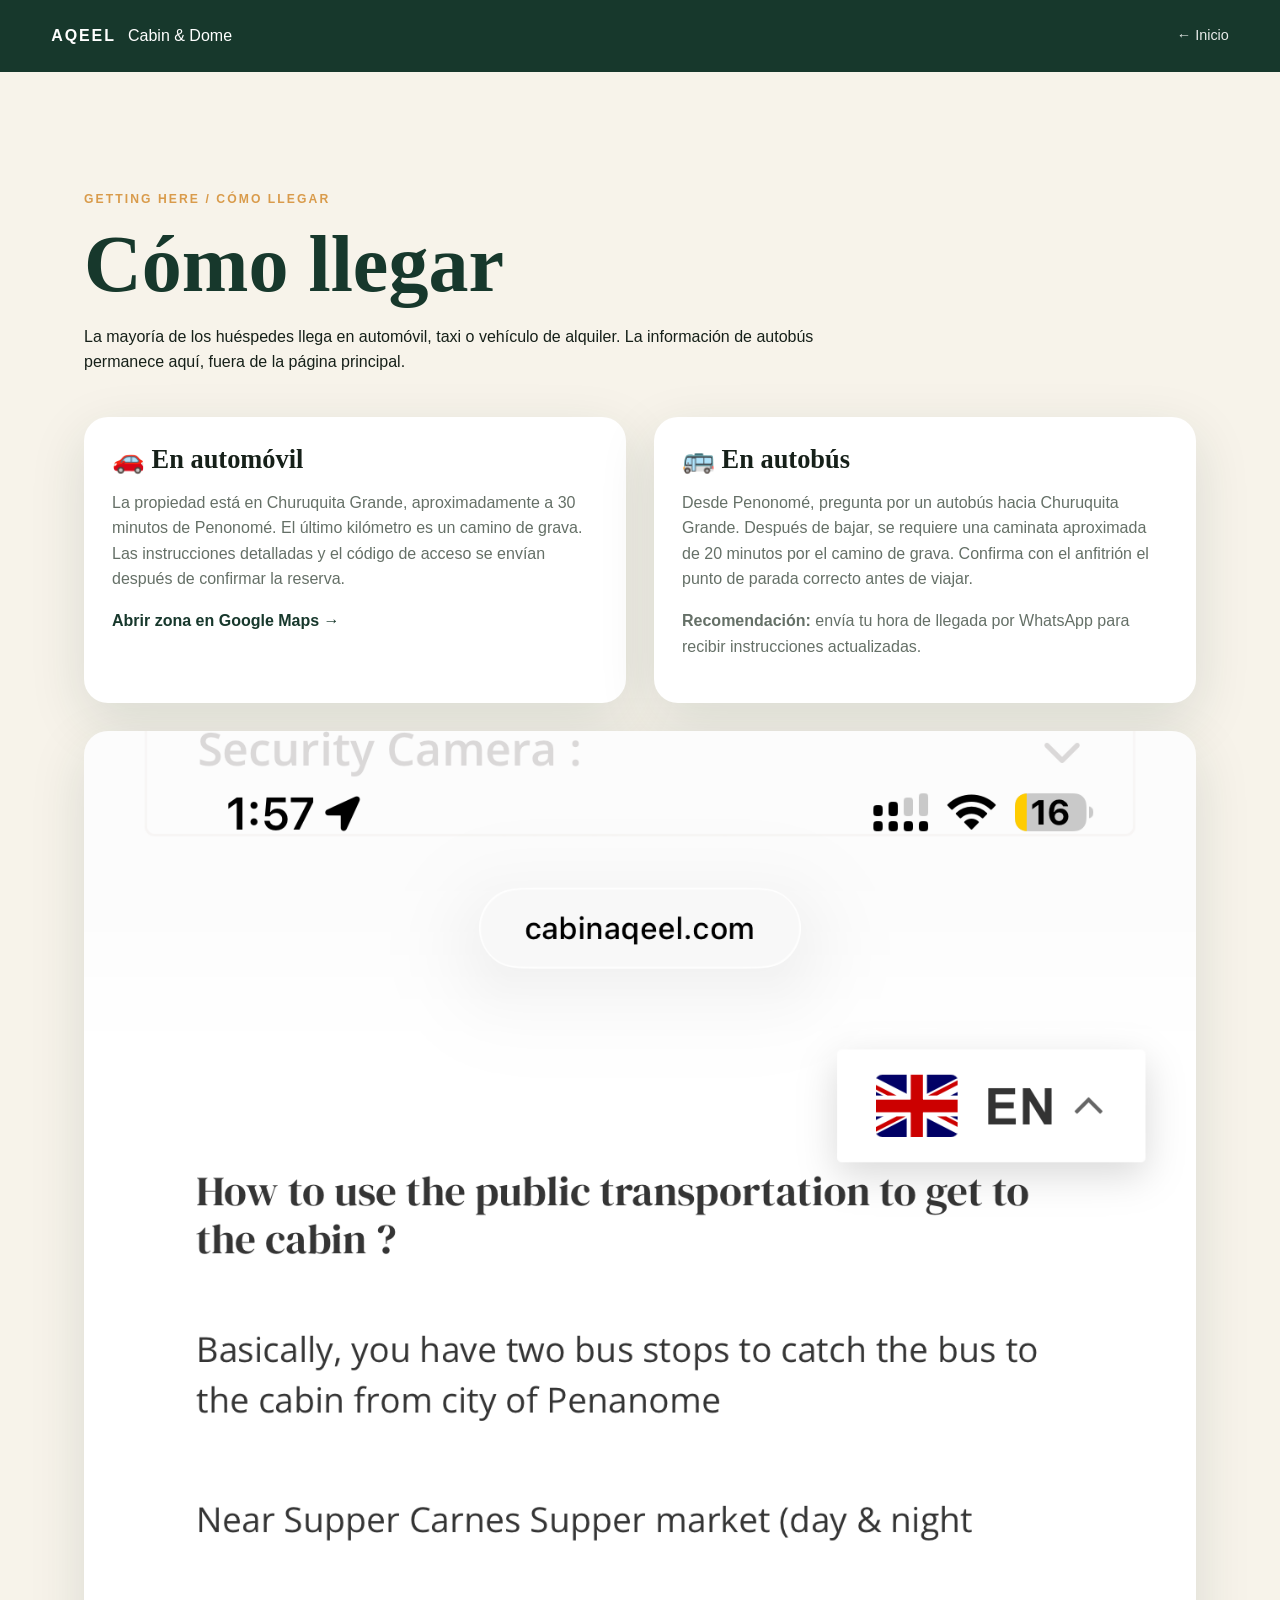
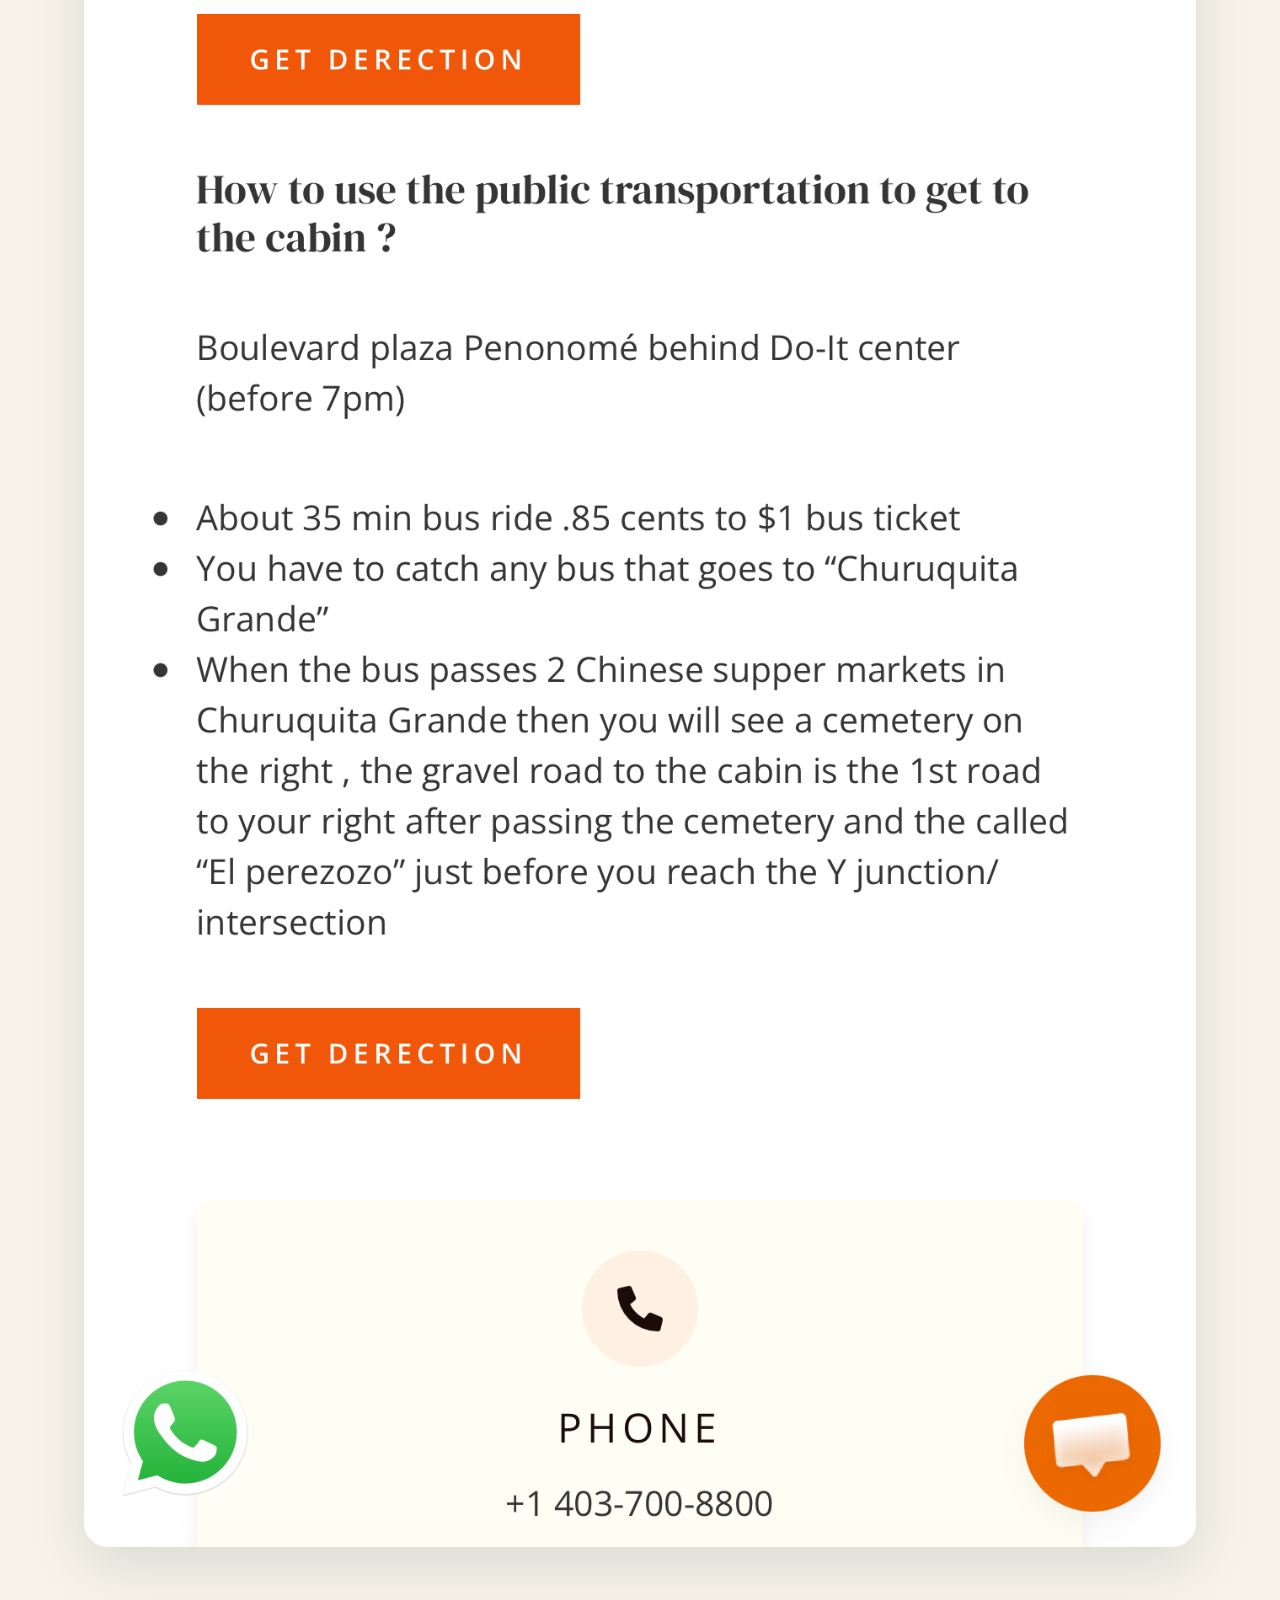
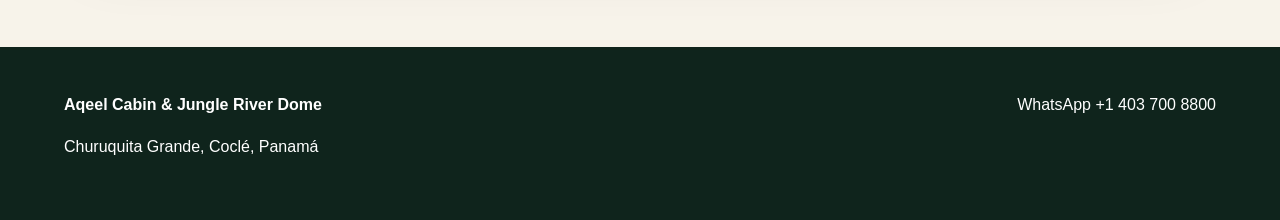
<file: getting-here.html>
<!doctype html><html lang="es"><head><meta charset="utf-8"><meta name="viewport" content="width=device-width,initial-scale=1"><title>Cómo llegar — Aqeel Cabin</title><link rel="stylesheet" href="style.css"></head><body>
<header class="topbar" style="background:#17382c"><a class="brand" href="index.html">AQEEL <span>Cabin & Dome</span></a><nav class="nav" style="display:flex"><a href="index.html">← Inicio</a></nav></header>
<main style="padding-top:90px">
<section class="section"><div class="section-heading"><p class="eyebrow">Getting Here / Cómo llegar</p><h1 style="color:#17382c;font-size:clamp(2.8rem,7vw,5rem)">Cómo llegar</h1><p>La mayoría de los huéspedes llega en automóvil, taxi o vehículo de alquiler. La información de autobús permanece aquí, fuera de la página principal.</p></div>
<div class="stay-grid">
<article class="stay-card"><div class="stay-body"><h3>🚗 En automóvil</h3><p>La propiedad está en Churuquita Grande, aproximadamente a 30 minutos de Penonomé. El último kilómetro es un camino de grava. Las instrucciones detalladas y el código de acceso se envían después de confirmar la reserva.</p><a class="text-link" href="https://www.google.com/maps/search/?api=1&query=Churuquita+Grande+Cocle+Panama" target="_blank" rel="noopener">Abrir zona en Google Maps →</a></div></article>
<article class="stay-card"><div class="stay-body"><h3>🚌 En autobús</h3><p>Desde Penonomé, pregunta por un autobús hacia Churuquita Grande. Después de bajar, se requiere una caminata aproximada de 20 minutos por el camino de grava. Confirma con el anfitrión el punto de parada correcto antes de viajar.</p><p><strong>Recomendación:</strong> envía tu hora de llegada por WhatsApp para recibir instrucciones actualizadas.</p></div></article>
</div>
<div style="margin-top:28px"><img src="assets/bus-directions.png" alt="Bus direction information" style="width:100%;border-radius:24px;box-shadow:var(--shadow)"></div>
</section></main>
<footer><div><strong>Aqeel Cabin & Jungle River Dome</strong><p>Churuquita Grande, Coclé, Panamá</p></div><a href="https://wa.me/14037008800" target="_blank" rel="noopener">WhatsApp +1 403 700 8800</a></footer></body></html>
</file>
<file: style.css>
:root{
  --forest:#17382c;--forest2:#244f3e;--sage:#dfe9df;--cream:#f7f3ea;--sand:#e9dcc8;
  --ink:#162019;--muted:#657067;--white:#fff;--accent:#d99b4b;--danger:#b85a55;
  --radius:24px;--shadow:0 18px 55px rgba(23,56,44,.13)
}
*{box-sizing:border-box}html{scroll-behavior:smooth}body{margin:0;font-family:"DM Sans",sans-serif;background:var(--cream);color:var(--ink);line-height:1.6}img,video{max-width:100%;display:block}a{text-decoration:none;color:inherit}button,input{font:inherit}
.topbar{position:fixed;inset:0 0 auto;z-index:50;height:72px;display:flex;align-items:center;padding:0 clamp(16px,4vw,56px);gap:24px;background:linear-gradient(to bottom,rgba(8,24,18,.92),rgba(8,24,18,.2));color:#fff;backdrop-filter:blur(8px)}
.brand{font-weight:800;letter-spacing:.12em}.brand span{font-weight:500;letter-spacing:0;margin-left:6px}.nav{display:flex;gap:22px;margin-left:auto}.nav a{font-size:.9rem;opacity:.9}.nav a:hover{opacity:1}.lang-switch{display:flex;border:1px solid rgba(255,255,255,.4);border-radius:999px;overflow:hidden}.lang-switch button{border:0;background:transparent;color:#fff;padding:7px 10px;cursor:pointer}.lang-switch button.active{background:#fff;color:var(--forest)}.menu-toggle{display:none;margin-left:auto;background:none;border:0;color:#fff;font-size:1.5rem}
.hero{min-height:100svh;position:relative;display:grid;align-items:end;overflow:hidden;background:linear-gradient(135deg,#17382c,#315b48)}.hero-media{position:absolute;inset:0}.hero-media video{width:100%;height:100%;object-fit:cover}.hero-media video:not([src]){display:none}.hero-shade{position:absolute;inset:0;background:linear-gradient(90deg,rgba(8,24,18,.82),rgba(8,24,18,.25) 65%,rgba(8,24,18,.5)),linear-gradient(to top,rgba(8,24,18,.75),transparent 55%)}.hero-content{position:relative;z-index:2;color:#fff;max-width:850px;padding:140px clamp(22px,7vw,100px) 110px}.eyebrow{text-transform:uppercase;letter-spacing:.17em;font-size:.76rem;font-weight:700;margin:0 0 12px;color:var(--accent)}h1,h2,h3{font-family:"Playfair Display",serif;line-height:1.08;margin:0}h1{font-size:clamp(3rem,7vw,6.7rem);max-width:920px}h2{font-size:clamp(2.2rem,4.4vw,4rem)}h3{font-size:1.65rem}.hero-content>p:not(.eyebrow){font-size:clamp(1rem,2vw,1.3rem);max-width:650px}.hero-actions{display:flex;gap:12px;flex-wrap:wrap;margin-top:28px}.btn{display:inline-flex;justify-content:center;align-items:center;min-height:50px;padding:0 20px;border-radius:999px;border:0;font-weight:700;cursor:pointer}.primary{background:var(--accent);color:#1a211b}.glass{background:rgba(255,255,255,.14);color:#fff;border:1px solid rgba(255,255,255,.35);backdrop-filter:blur(8px)}.outline{border:1px solid var(--forest);color:var(--forest);background:transparent}.full{width:100%}.scroll-cue{position:absolute;z-index:2;bottom:20px;left:50%;color:#fff;font-size:2rem}
.section{max-width:1240px;margin:auto;padding:100px clamp(18px,5vw,64px)}.section-heading{max-width:800px;margin-bottom:42px}.section-heading.split{max-width:none;display:flex;justify-content:space-between;align-items:end;gap:30px}.section-heading.split>p{max-width:430px;color:var(--muted)}.stay-grid{display:grid;grid-template-columns:1fr 1fr;gap:28px}.stay-card{background:#fff;border-radius:var(--radius);overflow:hidden;box-shadow:var(--shadow)}.stay-visual{height:300px;display:grid;place-items:center;font-size:6rem;background:linear-gradient(135deg,#214838,#6c8d73)}.dome-visual{background:linear-gradient(135deg,#6d7d65,#c9b596)}.stay-body{padding:28px}.stay-body p{color:var(--muted)}.text-link{font-weight:700;color:var(--forest)}.story{padding-top:0}.story-card{display:grid;grid-template-columns:.8fr 1.2fr;gap:60px;background:var(--forest);color:#fff;border-radius:var(--radius);padding:clamp(30px,6vw,72px)}.story-card p:last-child{font-size:1.15rem;color:#d8e2dc}
.gallery-grid{display:grid;grid-template-columns:repeat(12,1fr);gap:12px}.gallery-item{grid-column:span 4;height:280px;border:0;padding:0;border-radius:18px;overflow:hidden;background:#dbe4da;cursor:pointer;position:relative}.gallery-item:nth-child(1),.gallery-item:nth-child(6){grid-column:span 8}.gallery-item img,.gallery-item video{width:100%;height:100%;object-fit:cover}.gallery-item .placeholder{height:100%;display:grid;place-items:center;padding:20px;text-align:center;background:linear-gradient(135deg,#224b3b,#79927f);color:#fff}.gallery-item .play{position:absolute;inset:auto auto 16px 16px;background:#fff;color:#111;border-radius:999px;padding:8px 12px;font-weight:700}
.availability-section{max-width:none;background:#ecf1e9}.availability-section>*{max-width:1110px;margin-left:auto;margin-right:auto}.property-selector{display:grid;grid-template-columns:1fr 1fr;gap:16px}.property-option{min-height:112px;padding:20px;border:2px solid #cbd6cc;border-radius:22px;background:#fff;display:grid;grid-template-columns:auto 1fr auto;align-items:center;gap:16px;text-align:left;cursor:pointer}.property-option strong,.property-option small{display:block}.property-option strong{font-size:1.2rem}.property-option small{color:var(--muted);margin-top:4px}.option-icon{font-size:2.2rem}.checkmark{opacity:0}.property-option.active{border-color:var(--forest);background:#f8fbf7;box-shadow:0 0 0 4px rgba(23,56,44,.08)}.property-option.active .checkmark{opacity:1;background:var(--forest);color:#fff;width:28px;height:28px;border-radius:50%;display:grid;place-items:center}.selected-banner{margin-top:16px!important;background:var(--forest);color:#fff;padding:13px 18px;border-radius:14px;text-align:center}.booking-layout{display:grid;grid-template-columns:1.25fr .75fr;gap:24px;margin-top:24px!important}.calendar-card,.booking-card{background:#fff;border-radius:var(--radius);padding:26px;box-shadow:var(--shadow)}.calendar-top{display:grid;grid-template-columns:44px 1fr 44px;align-items:center;text-align:center}.calendar-top button{border:0;border-radius:50%;width:42px;height:42px;background:var(--sage);font-size:1.5rem;cursor:pointer}.legend{display:flex;gap:18px;justify-content:center;font-size:.85rem;margin:18px 0}.legend i{display:inline-block;width:10px;height:10px;border-radius:50%;margin-right:6px}.available-dot{background:#8bb999}.booked-dot{background:#d48a86}.calendar-grid{display:grid;grid-template-columns:repeat(7,1fr);gap:7px}.cal-head{text-align:center;font-size:.76rem;color:var(--muted);font-weight:700}.cal-day{min-height:48px;border-radius:10px;display:grid;place-items:center;background:#e1efe4}.cal-day.booked{background:#f2d6d4;color:#8c3935}.cal-day.past{opacity:.35}.cal-day.today{outline:2px solid var(--accent);outline-offset:1px}.small-note{font-size:.78rem;color:var(--muted)}.booking-card label{display:block;margin:17px 0}.booking-card label span{display:block;font-weight:700;margin-bottom:7px}.booking-card input{width:100%;padding:13px;border:1px solid #cbd3cb;border-radius:12px;background:#fff}.two-col{display:grid;grid-template-columns:1fr 1fr;gap:12px}.availability-message{min-height:20px;font-size:.9rem}
.review-source-tabs{display:flex;gap:8px;margin-bottom:22px}.review-source-tabs button{border:1px solid #cbd3cb;background:#fff;padding:10px 18px;border-radius:999px;cursor:pointer}.review-source-tabs button.active{background:var(--forest);color:#fff}.reviews-summary{font-size:1.1rem;font-weight:700;margin-bottom:20px}.reviews-grid{display:grid;grid-template-columns:repeat(3,1fr);gap:18px}.review-card{background:#fff;padding:24px;border-radius:20px;box-shadow:var(--shadow)}.stars{color:#e5a13e;letter-spacing:.08em}.review-card p{color:#4d5a51}.review-card small{color:var(--muted)}.integration-note{font-size:.83rem;color:var(--muted);margin-top:18px}
.nearby-grid{display:grid;grid-template-columns:repeat(3,1fr);gap:20px}.nearby-card{background:#fff;border-radius:20px;overflow:hidden;box-shadow:var(--shadow)}.nearby-card .nearby-image{height:180px;background:linear-gradient(135deg,#dce8dc,#a8bba7);display:grid;place-items:center;font-size:3rem}.nearby-card img{width:100%;height:180px;object-fit:cover}.nearby-body{padding:20px}.nearby-body p{color:var(--muted);min-height:48px}.map-btn{display:inline-flex;font-weight:700;color:var(--forest)}
.faq-section{padding-top:20px}.faq-card{background:var(--sand);border-radius:var(--radius);padding:clamp(24px,5vw,60px)}.faq-input-row{display:grid;grid-template-columns:1fr auto;gap:10px;margin-top:22px}.faq-input-row input{padding:16px 18px;border:0;border-radius:999px}.faq-answer{margin-top:18px;background:#fff;border-radius:14px;padding:18px;display:none}.contact-strip{display:flex;justify-content:space-between;align-items:center;gap:30px;background:var(--forest);color:#fff;max-width:none}.contact-strip>div,.contact-strip>a{margin-left:clamp(18px,5vw,64px)}.contact-strip>a{margin-right:clamp(18px,5vw,64px);margin-left:auto;flex:none}
footer{display:flex;justify-content:space-between;gap:30px;padding:45px clamp(18px,5vw,64px);background:#0f241c;color:#fff}.footer-links{display:flex;gap:20px;flex-wrap:wrap}dialog{border:0;border-radius:20px;max-width:min(1000px,92vw);max-height:90vh;padding:0;background:#111}dialog::backdrop{background:rgba(0,0,0,.8)}#lightboxClose{position:absolute;z-index:2;right:12px;top:10px;border:0;background:rgba(255,255,255,.9);width:40px;height:40px;border-radius:50%;font-size:1.5rem}#lightboxContent img,#lightboxContent video{max-height:88vh;max-width:92vw}
@media(max-width:860px){.topbar{height:64px}.nav{display:none;position:absolute;top:64px;left:0;right:0;background:var(--forest);padding:18px;flex-direction:column}.nav.open{display:flex}.menu-toggle{display:block}.lang-switch{margin-left:0}.brand span{display:none}.hero{min-height:88svh}.hero-content{padding:120px 20px 78px}.stay-grid,.property-selector,.booking-layout,.reviews-grid,.nearby-grid,.story-card{grid-template-columns:1fr}.section{padding:72px 18px}.section-heading.split{display:block}.gallery-item,.gallery-item:nth-child(1),.gallery-item:nth-child(6){grid-column:span 6;height:220px}.contact-strip,footer{flex-direction:column;align-items:flex-start}.contact-strip>div,.contact-strip>a{margin-left:18px;margin-right:18px}.contact-strip>a{margin-left:18px}.property-option{min-height:96px}}
@media(max-width:520px){h1{font-size:3rem}.hero-actions{display:grid}.hero-actions .btn{width:100%}.gallery-item,.gallery-item:nth-child(1),.gallery-item:nth-child(6){grid-column:span 12;height:250px}.faq-input-row{grid-template-columns:1fr}.two-col{grid-template-columns:1fr 1fr}.calendar-card,.booking-card{padding:17px}.cal-day{min-height:42px}.nearby-grid{grid-template-columns:1fr}}
</file>
